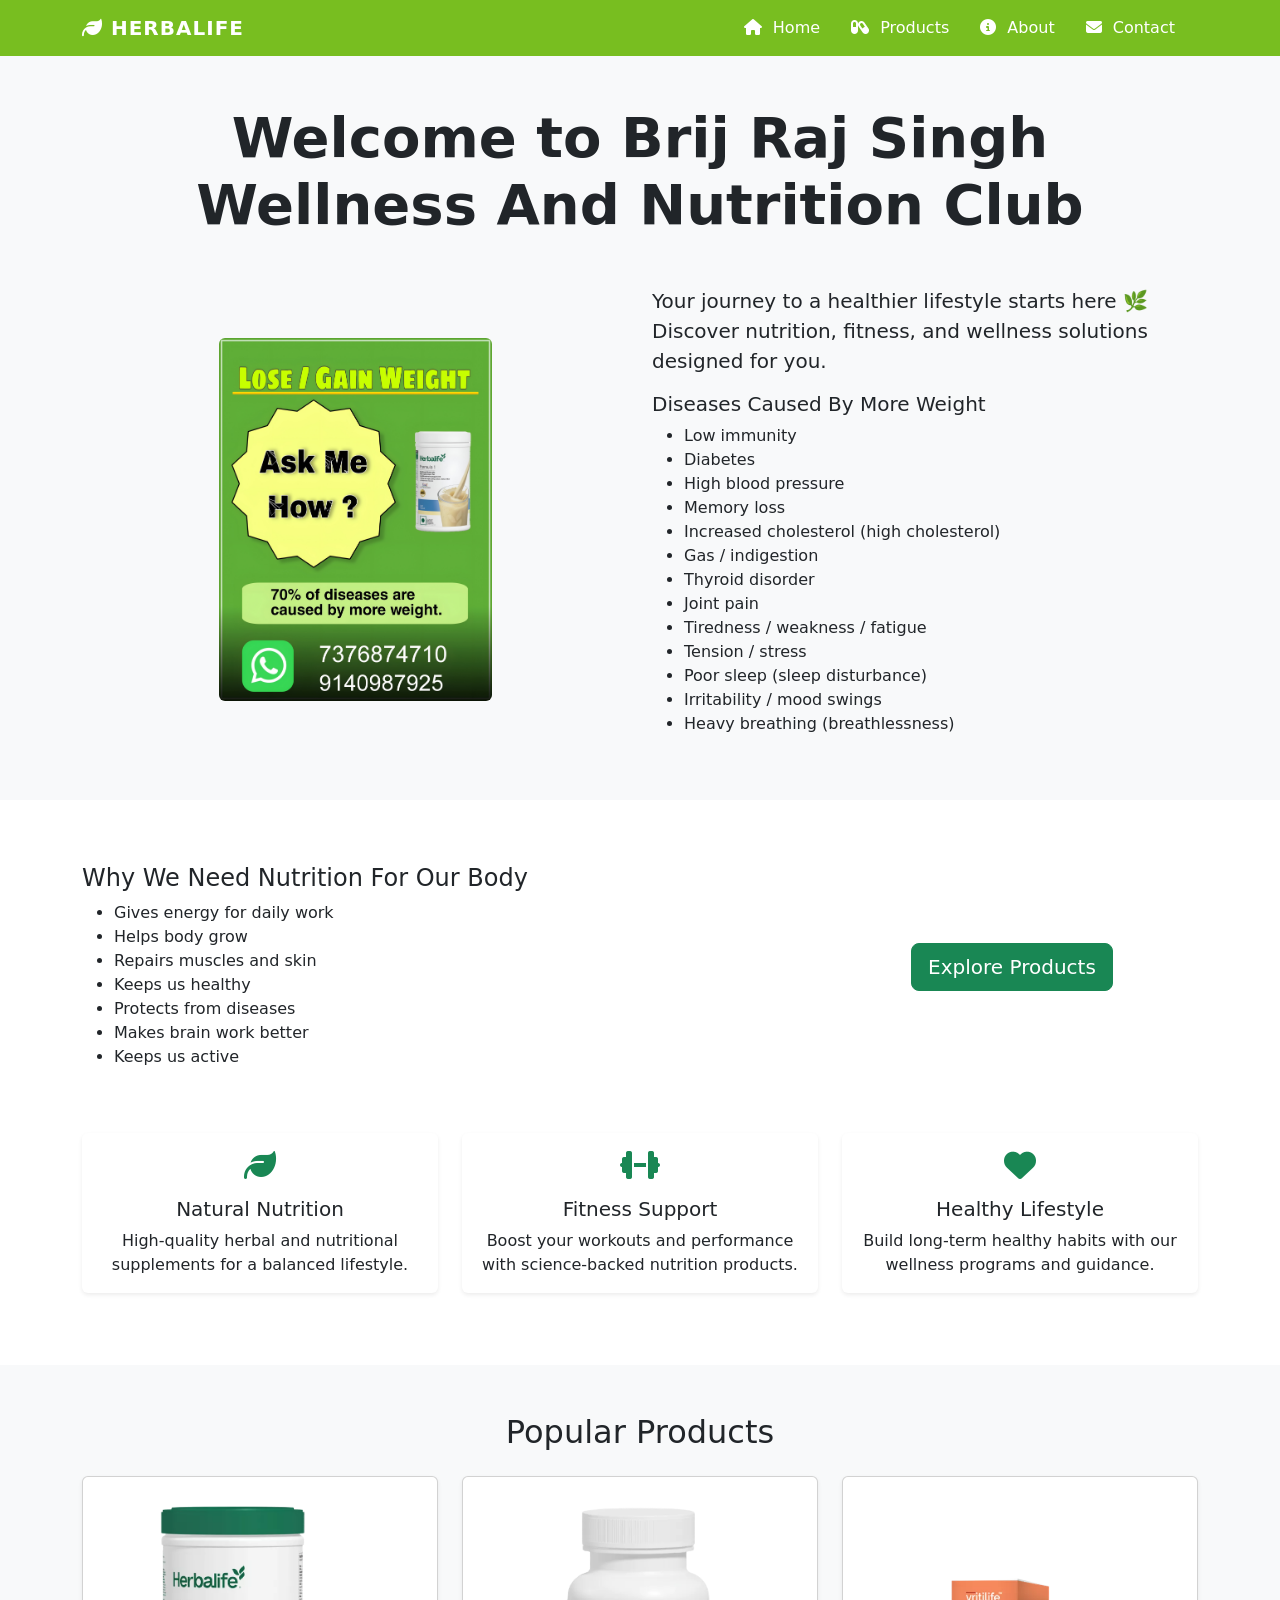
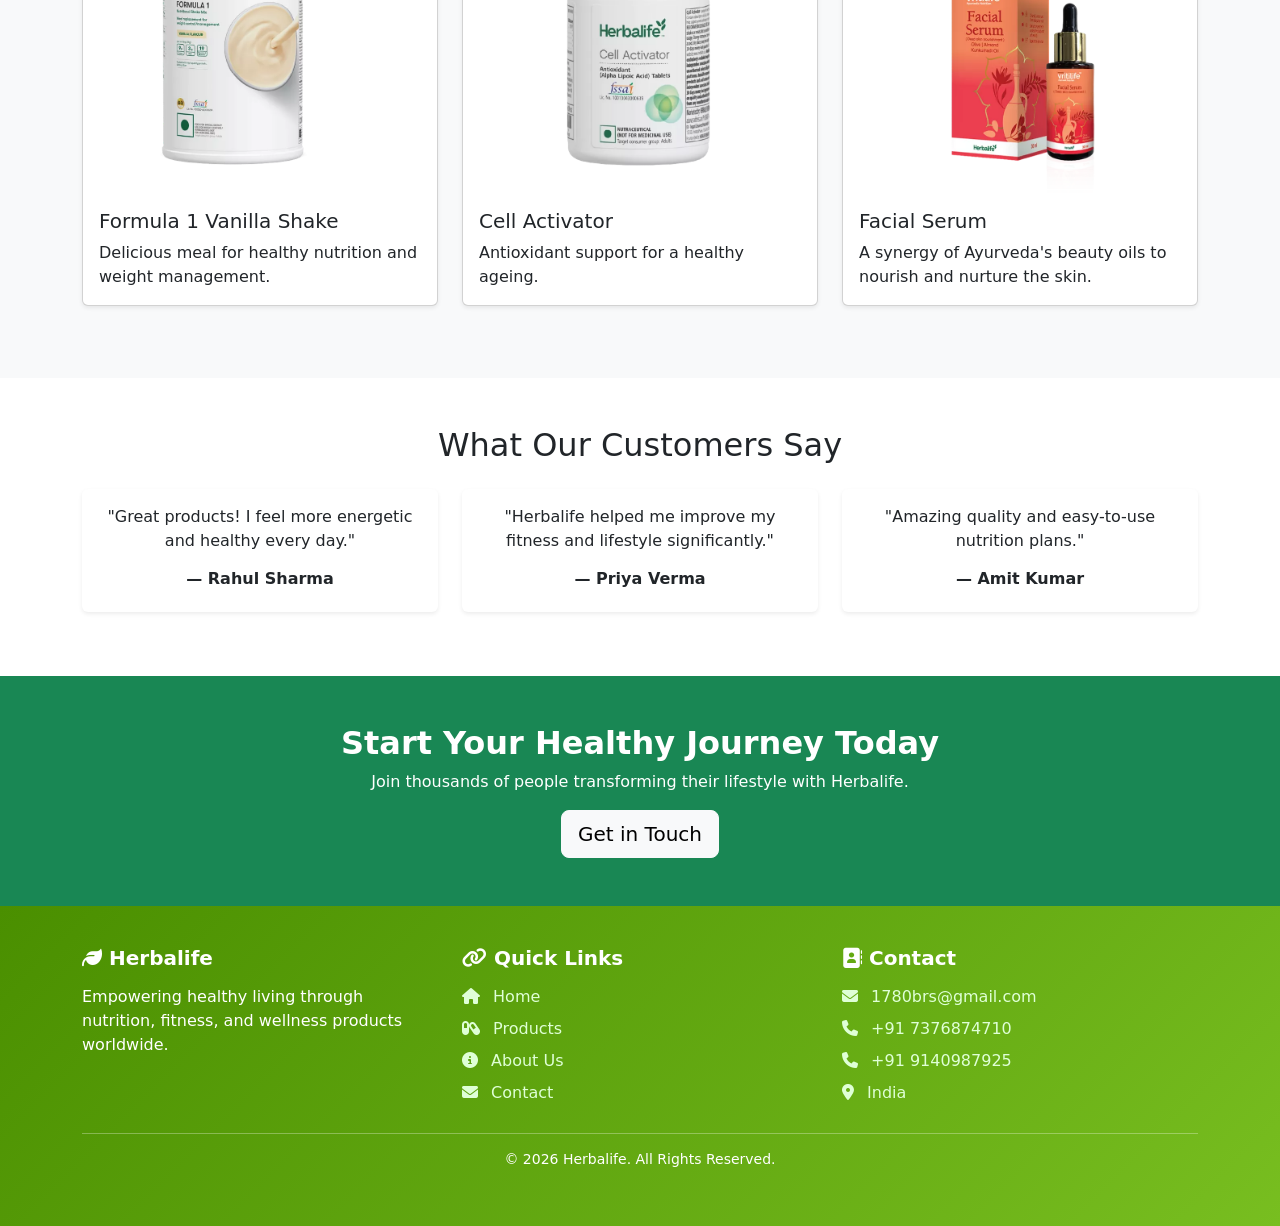
<file: index.html>
<!DOCTYPE html>
<html lang="en">
	<head>
		<meta charset="UTF-8">
		<meta name="viewport" content="width=device-width, initial-scale=1">
		<title>Herbalife</title>

		<!--============================ Bootstrap CSS =======================-->
		<link href="https://cdn.jsdelivr.net/npm/bootstrap@5.3.2/dist/css/bootstrap.min.css" rel="stylesheet">
	  
		<!--=============== My CSS =================-->
		<link rel="stylesheet" href="css/style.css">
		
		<!--=========================== Font Awesome =====================-->
		<link href="https://cdnjs.cloudflare.com/ajax/libs/font-awesome/6.5.0/css/all.min.css" rel="stylesheet">
	</head>
	
	<body>

		<!--=============================== NAVBAR ===============================-->
		<header>
			<nav class="navbar navbar-expand-lg">
			  <div class="container">
				<a class="navbar-brand" href="index.html"><i class="fa-solid fa-leaf"></i> HERBALIFE</a>

				<button class="navbar-toggler bg-light" type="button" data-bs-toggle="collapse" data-bs-target="#navbarNav">
				  <span class="navbar-toggler-icon"></span>
				</button>

				<div class="collapse navbar-collapse" id="navbarNav">
				  <ul class="navbar-nav ms-auto">
					<li class="nav-item">
					  <a class="nav-link" href="index.html#home"><i class="fa-solid fa-house"></i> Home</a>
					</li>
					<li class="nav-item">
					  <a class="nav-link" href="products.html#products"><i class="fa-solid fa-capsules"></i> Products</a>
					</li>
					<li class="nav-item">
					  <a class="nav-link" href="about.html#about"><i class="fa-solid fa-circle-info"></i> About</a>
					</li>
					<li class="nav-item">
					  <a class="nav-link" href="contact.html#contact"><i class="fa-solid fa-envelope"></i> Contact</a>
					</li>
				  </ul>
				</div>
			  </div>
			</nav>
		</header>

		<!--=================================== Home CONTENT =========================-->
		<main>
			<section id="home" class="bg-light py-5">
			  <div class="container text-center">
				
				<!-- Heading on top -->
				<h1 class="display-4 fw-bold mb-5">
				  Welcome to Brij Raj Singh <br>Wellness And Nutrition Club
				</h1>

				<!-- Row for image + content -->
				<div class="row align-items-center">
				  
				  <!-- Left side: Image -->
				  <div class="col-md-6 mb-4 mb-md-0">
					<img src="photo/poster.jpg" alt="Profile" class="img-fluid rounded w-50">
				  </div>

				  <!-- Right side: Text + Button -->
					<div class="col-md-6 text-md-start">
					  <p class="lead">
						Your journey to a healthier lifestyle starts here 🌿  
						Discover nutrition, fitness, and wellness solutions designed for you.
					  </p>

						<h5 class="mt-3 mb-2">Diseases Caused By More Weight</h5>

						  <!-- Symptoms List -->
						  <ul class="mb-3">
							<li>Low immunity</li>
							<li>Diabetes</li>
							<li>High blood pressure</li>
							<li>Memory loss</li>
							<li>Increased cholesterol (high cholesterol)</li>
							<li>Gas / indigestion</li>
							<li>Thyroid disorder</li>
							<li>Joint pain</li>
							<li>Tiredness / weakness / fatigue</li>
							<li>Tension / stress</li>
							<li>Poor sleep (sleep disturbance)</li>
							<li>Irritability / mood swings</li>
							<li>Heavy breathing (breathlessness)</li>
						  </ul>
						
					</div>

				</div>
			  </div>
			</section>
			
			<div class="container">
			  <div class="row mt-5 align-items-center g-0">

				<div class="col-md-8 text-md-start text-center">
				  <h4 class="mt-3 mb-2">Why We Need Nutrition For Our Body</h4>

				  <ul class="mb-3 text-start d-inline-block">
					<li>Gives energy for daily work</li>
					<li>Helps body grow</li>
					<li>Repairs muscles and skin</li>
					<li>Keeps us healthy</li>
					<li>Protects from diseases</li>
					<li>Makes brain work better</li>
					<li>Keeps us active</li>
				  </ul>
				</div>

				<div class="col-md-4 d-flex justify-content-md-center justify-content-center mt-3 mt-md-0">
				  <a href="products.html#products" class="btn btn-success btn-lg">
					Explore Products
				  </a>
				</div>

			  </div>
			</div>

			<!-- ================= FEATURES SECTION ================= -->
			<section class="py-5">
				<div class="container">
				  <div class="row text-center">

					<div class="col-md-4 mb-4">
					  <div class="card shadow-sm border-0 h-100">
						<div class="card-body">
						  <i class="fa-solid fa-leaf fa-2x text-success mb-3"></i>
						  <h5 class="card-title">Natural Nutrition</h5>
						  <p class="card-text">
							High-quality herbal and nutritional supplements for a balanced lifestyle.
						  </p>
						</div>
					  </div>
					</div>

					<div class="col-md-4 mb-4">
					  <div class="card shadow-sm border-0 h-100">
						<div class="card-body">
						  <i class="fa-solid fa-dumbbell fa-2x text-success mb-3"></i>
						  <h5 class="card-title">Fitness Support</h5>
						  <p class="card-text">
							Boost your workouts and performance with science-backed nutrition products.
						  </p>
						</div>
					  </div>
					</div>

					<div class="col-md-4 mb-4">
					  <div class="card shadow-sm border-0 h-100">
						<div class="card-body">
						  <i class="fa-solid fa-heart fa-2x text-success mb-3"></i>
						  <h5 class="card-title">Healthy Lifestyle</h5>
						  <p class="card-text">
							Build long-term healthy habits with our wellness programs and guidance.
						  </p>
						</div>
					  </div>
					</div>

				  </div>
				</div>
			</section>

			<!-- ================= PRODUCT HIGHLIGHT ================= -->
			<section class="py-5 bg-light">
				<div class="container">
				  <h2 class="text-center mb-4">Popular Products</h2>

				  <div class="row">

					<div class="col-md-4 mb-4">
					  <div class="card h-100 shadow-sm">
						<img src="photo/formula1.webp" class="card-img-top" alt="Product">
						<div class="card-body">
						  <h5 class="card-title">Formula 1 Vanilla Shake</h5>
						  <p class="card-text">Delicious meal for healthy nutrition and weight management.</p>
						</div>
					  </div>
					</div>

					<div class="col-md-4 mb-4">
					  <div class="card h-100 shadow-sm">
						<img src="photo/cell.webp" class="card-img-top" alt="Product">
						<div class="card-body">
						  <h5 class="card-title">Cell Activator</h5>
						  <p class="card-text">Antioxidant support for a healthy ageing.</p>
						</div>
					  </div>
					</div>

					<div class="col-md-4 mb-4">
					  <div class="card h-100 shadow-sm">
						<img src="photo/serum.webp" class="card-img-top" alt="Product">
						<div class="card-body">
						  <h5 class="card-title">Facial Serum</h5>
						  <p class="card-text">A synergy of Ayurveda's beauty oils to nourish and nurture the skin.</p>
						</div>
					  </div>
					</div>

				  </div>
				</div>
			</section>

			<!-- ================= TESTIMONIALS ================= -->
			<section class="py-5">
				<div class="container text-center">
				  <h2 class="mb-4">What Our Customers Say</h2>

				  <div class="row">

					<div class="col-md-4 mb-3">
					  <div class="card border-0 shadow-sm p-3">
						<p>"Great products! I feel more energetic and healthy every day."</p>
						<h6 class="fw-bold">— Rahul Sharma</h6>
					  </div>
					</div>

					<div class="col-md-4 mb-3">
					  <div class="card border-0 shadow-sm p-3">
						<p>"Herbalife helped me improve my fitness and lifestyle significantly."</p>
						<h6 class="fw-bold">— Priya Verma</h6>
					  </div>
					</div>

					<div class="col-md-4 mb-3">
					  <div class="card border-0 shadow-sm p-3">
						<p>"Amazing quality and easy-to-use nutrition plans."</p>
						<h6 class="fw-bold">— Amit Kumar</h6>
					  </div>
					</div>

				  </div>
				</div>
			</section>

			<!-- ================= CALL TO ACTION ================= -->
			<section class="py-5 bg-success text-white text-center">
				<div class="container">
				  <h2 class="fw-bold">Start Your Healthy Journey Today</h2>
				  <p class="mb-3">Join thousands of people transforming their lifestyle with Herbalife.</p>
				  <a href="contact.html#contact" class="btn btn-light btn-lg">
					Get in Touch
				  </a>
				</div>
			</section>
		</main>
		
		<!--============================== FOOTER ===================================-->
		<footer class="footer">
		  <div class="container">
			<div class="row">

			  <!--================================ Company =========================-->
			  <div class="col-md-4">
				<h5><i class="fa-solid fa-leaf"></i> Herbalife</h5>
				<p>Empowering healthy living through nutrition, fitness, and wellness products worldwide.</p>
			  </div>

			  <!--==================================== Links ================================-->
			  <div class="col-md-4">
				<h5><i class="fa-solid fa-link"></i> Quick Links</h5>
				<a href="index.html#home"><i class="fa-solid fa-house"></i> Home</a>
				<a href="products.html#products"><i class="fa-solid fa-capsules"></i> Products</a>
				<a href="about.html#about"><i class="fa-solid fa-circle-info"></i> About Us</a>
				<a href="contact.html#contact"><i class="fa-solid fa-envelope"></i> Contact</a>
			  </div>

			  <!--================================= Contact ===============================-->
			  <div class="col-md-4">
				  <h5><i class="fa-solid fa-address-book"></i> Contact</h5>

				  <a href="mailto:1780brs@gmail.com">
					<i class="fa-solid fa-envelope"></i> 1780brs@gmail.com
				  </a>

				  <a href="tel:+917376874710">
					<i class="fa-solid fa-phone"></i> +91 7376874710
				  </a>

				  <a href="tel:+919140987925">
					<i class="fa-solid fa-phone"></i> +91 9140987925
				  </a>

				  <a href="https://www.google.com/maps/place/India">
					<i class="fa-solid fa-location-dot"></i> India
				  </a>
				</div>

			</div>

			<!--================================= Bottom ====================================-->
			<div class="footer-bottom">
			  <p>&copy; 2026 Herbalife. All Rights Reserved.</p>
			</div>
		  </div>
		</footer>

		<!--========================== Bootstrap JS =========================-->
		<script src="https://cdn.jsdelivr.net/npm/bootstrap@5.3.2/dist/js/bootstrap.bundle.min.js"></script>

	</body>
</html>
</file>
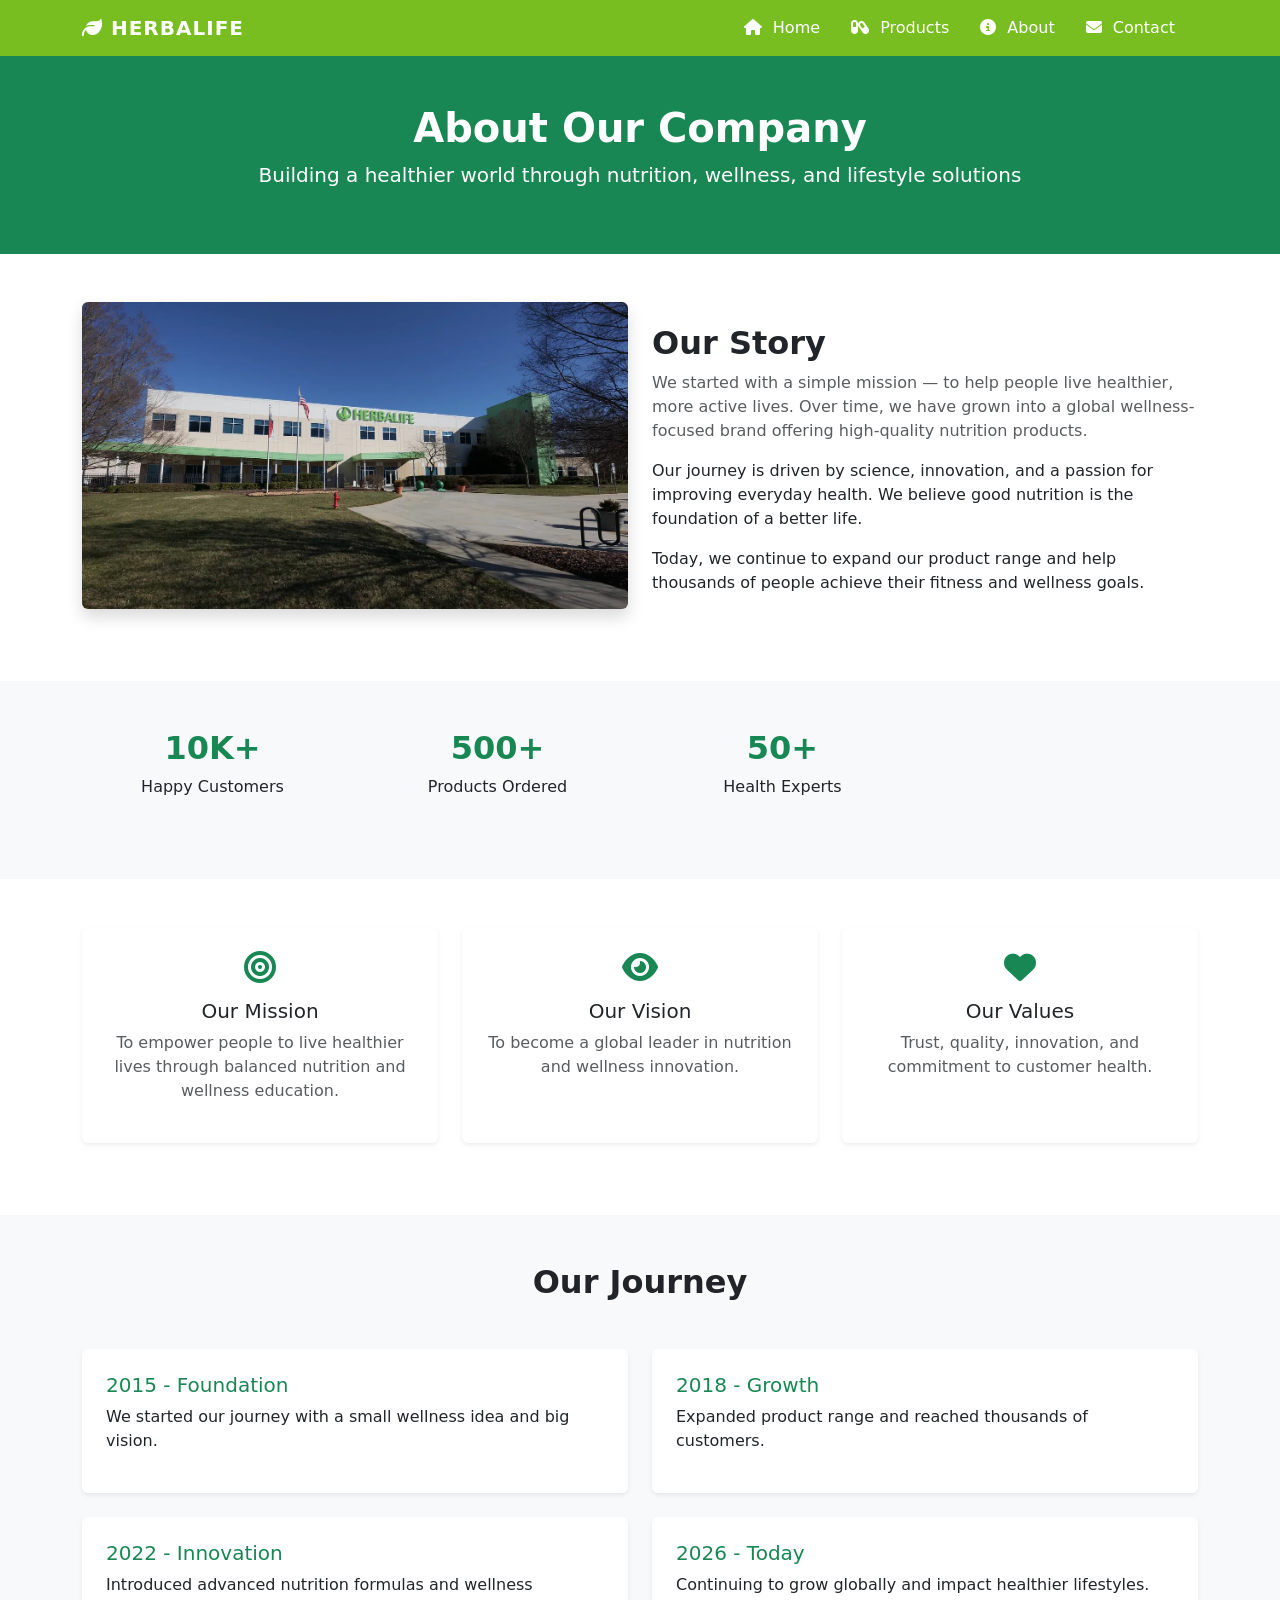
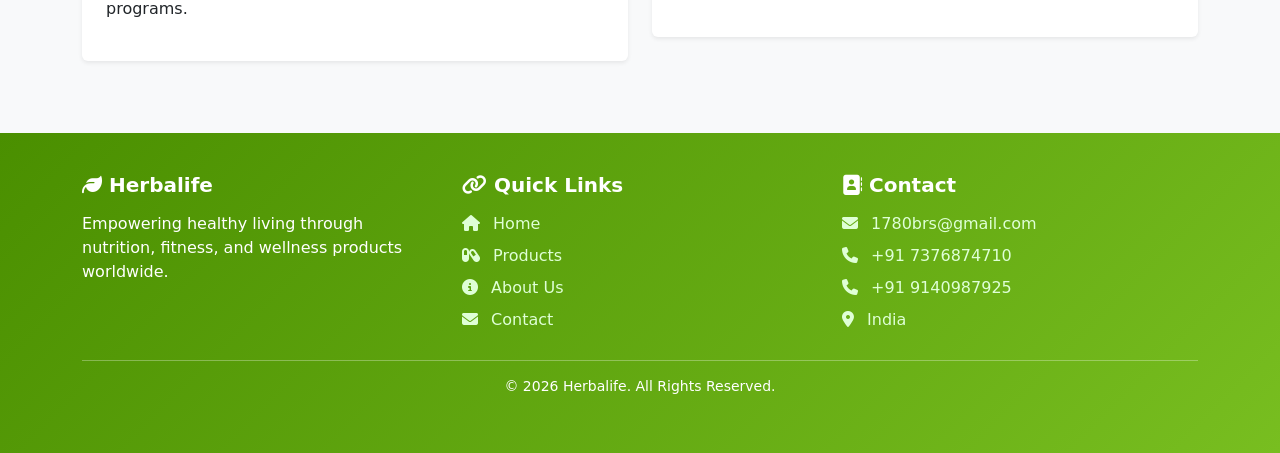
<file: about.html>
<!DOCTYPE html>
<html lang="en">
	<head>
		<meta charset="UTF-8">
		<meta name="viewport" content="width=device-width, initial-scale=1">
		<title>Herbalife</title>

		<!--============================ Bootstrap CSS =======================-->
		<link href="https://cdn.jsdelivr.net/npm/bootstrap@5.3.2/dist/css/bootstrap.min.css" rel="stylesheet">
	  
		<!--=============== My CSS =================-->
		<link rel="stylesheet" href="css/style.css">
		
		<!--=========================== Font Awesome =====================-->
		<link href="https://cdnjs.cloudflare.com/ajax/libs/font-awesome/6.5.0/css/all.min.css" rel="stylesheet">
	</head>
	
	<body>

		<!--=============================== NAVBAR ===============================-->
		<header>
			<nav class="navbar navbar-expand-lg">
			  <div class="container">
				<a class="navbar-brand" href="index.html"><i class="fa-solid fa-leaf"></i> HERBALIFE</a>

				<button class="navbar-toggler bg-light" type="button" data-bs-toggle="collapse" data-bs-target="#navbarNav">
				  <span class="navbar-toggler-icon"></span>
				</button>

				<div class="collapse navbar-collapse" id="navbarNav">
				  <ul class="navbar-nav ms-auto">
					<li class="nav-item">
					  <a class="nav-link" href="index.html#home"><i class="fa-solid fa-house"></i> Home</a>
					</li>
					<li class="nav-item">
					  <a class="nav-link" href="products.html#products"><i class="fa-solid fa-capsules"></i> Products</a>
					</li>
					<li class="nav-item">
					  <a class="nav-link" href="about.html#about"><i class="fa-solid fa-circle-info"></i> About</a>
					</li>
					<li class="nav-item">
					  <a class="nav-link" href="contact.html#contact"><i class="fa-solid fa-envelope"></i> Contact</a>
					</li>
				  </ul>
				</div>
			  </div>
			</nav>
		</header>
		
		
		<!--============================= About CONTENT =========================-->
		<main>
			<section id="about" class="bg-success text-white text-center py-5">
				<div class="container">
					<h1 class="fw-bold">About Our Company</h1>
					<p class="lead">Building a healthier world through nutrition, wellness, and lifestyle solutions</p>
				</div>
			</section>

			<!-- ================= OUR STORY ================= -->
			<section class="py-5">
				<div class="container">
					<div class="row align-items-center">

					<div class="col-md-6 mb-4">
						<img src="photo/herbal.webp" class="img-fluid rounded shadow" alt="Story">
					</div>

					<div class="col-md-6">
						<h2 class="fw-bold">Our Story</h2>
						<p class="text-muted">
							We started with a simple mission — to help people live healthier, more active lives.
							Over time, we have grown into a global wellness-focused brand offering high-quality
							nutrition products.
						</p>

						<p>
							Our journey is driven by science, innovation, and a passion for improving everyday health.
							We believe good nutrition is the foundation of a better life.
						</p>

						<p>
							Today, we continue to expand our product range and help thousands of people achieve
							their fitness and wellness goals.
						</p>
					</div>

					</div>
				</div>
			</section>

			<!-- ================= STATS ================= -->
			<section class="py-5 bg-light text-center">
				<div class="container">
					<div class="row">

						<div class="col-md-3 mb-3">
							<h2 class="fw-bold text-success">10K+</h2>
							<p>Happy Customers</p>
						</div>

						<div class="col-md-3 mb-3">
							<h2 class="fw-bold text-success">500+</h2>
							<p>Products Ordered</p>
						</div>

						<div class="col-md-3 mb-3">
							<h2 class="fw-bold text-success">50+</h2>
							<p>Health Experts</p>
						</div>

					</div>
				</div>
			</section>

			<!-- ================= MISSION / VISION ================= -->
			<section class="py-5">
				<div class="container">
					<div class="row text-center">

						<div class="col-md-4 mb-4">
							<div class="card shadow-sm border-0 p-4 h-100">
								<i class="fa-solid fa-bullseye fa-2x text-success mb-3"></i>
								<h5>Our Mission</h5>
								<p class="text-muted">
									To empower people to live healthier lives through balanced nutrition and wellness education.
								</p>
							</div>
						</div>

						<div class="col-md-4 mb-4">
							<div class="card shadow-sm border-0 p-4 h-100">
								<i class="fa-solid fa-eye fa-2x text-success mb-3"></i>
								<h5>Our Vision</h5>
								<p class="text-muted">
									To become a global leader in nutrition and wellness innovation.
								</p>
							</div>
						</div>

						<div class="col-md-4 mb-4">
							<div class="card shadow-sm border-0 p-4 h-100">
								<i class="fa-solid fa-heart fa-2x text-success mb-3"></i>
								<h5>Our Values</h5>
								<p class="text-muted">
									Trust, quality, innovation, and commitment to customer health.
								</p>
							</div>
						</div>

					</div>
				</div>
			</section>

			<!-- ================= TIMELINE ================= -->
			<section class="py-5 bg-light">
				<div class="container">
					<h2 class="text-center fw-bold mb-5">Our Journey</h2>

					<div class="row">

						<div class="col-md-6 mb-4">
							<div class="p-4 bg-white shadow-sm rounded">
								<h5 class="text-success">2015 - Foundation</h5>
								<p>We started our journey with a small wellness idea and big vision.</p>
							</div>
						</div>

						<div class="col-md-6 mb-4">
							<div class="p-4 bg-white shadow-sm rounded">
								<h5 class="text-success">2018 - Growth</h5>
								<p>Expanded product range and reached thousands of customers.</p>
							</div>
						</div>

						<div class="col-md-6 mb-4">
							<div class="p-4 bg-white shadow-sm rounded">
								<h5 class="text-success">2022 - Innovation</h5>
								<p>Introduced advanced nutrition formulas and wellness programs.</p>
							</div>
						</div>

						<div class="col-md-6 mb-4">
							<div class="p-4 bg-white shadow-sm rounded">
								<h5 class="text-success">2026 - Today</h5>
								<p>Continuing to grow globally and impact healthier lifestyles.</p>
							</div>
						</div>

					</div>
				</div>
			</section>
		</main>

		<!--============================== FOOTER ===================================-->
		<footer class="footer">
		  <div class="container">
			<div class="row">

			  <!--================================ Company =========================-->
			  <div class="col-md-4">
				<h5><i class="fa-solid fa-leaf"></i> Herbalife</h5>
				<p>Empowering healthy living through nutrition, fitness, and wellness products worldwide.</p>
			  </div>

			  <!--==================================== Links ================================-->
			  <div class="col-md-4">
				<h5><i class="fa-solid fa-link"></i> Quick Links</h5>
				<a href="index.html#home"><i class="fa-solid fa-house"></i> Home</a>
				<a href="products.html#products"><i class="fa-solid fa-capsules"></i> Products</a>
				<a href="about.html#about"><i class="fa-solid fa-circle-info"></i> About Us</a>
				<a href="contact.html#contact"><i class="fa-solid fa-envelope"></i> Contact</a>
			  </div>

			  <!--================================= Contact ===============================-->
			  <div class="col-md-4">
				  <h5><i class="fa-solid fa-address-book"></i> Contact</h5>

				  <a href="mailto:1780brs@gmail.com">
					<i class="fa-solid fa-envelope"></i> 1780brs@gmail.com
				  </a>

				  <a href="tel:+917376874710">
					<i class="fa-solid fa-phone"></i> +91 7376874710
				  </a>

				  <a href="tel:+919140987925">
					<i class="fa-solid fa-phone"></i> +91 9140987925
				  </a>

				  <a href="https://www.google.com/maps/place/India">
					<i class="fa-solid fa-location-dot"></i> India
				  </a>
				</div>

			</div>

			<!--================================= Bottom ====================================-->
			<div class="footer-bottom">
			  <p>&copy; 2026 Herbalife. All Rights Reserved.</p>
			</div>
		  </div>
		</footer>

		<!--========================== Bootstrap JS =========================-->
		<script src="https://cdn.jsdelivr.net/npm/bootstrap@5.3.2/dist/js/bootstrap.bundle.min.js"></script>

	</body>
</html>
</file>
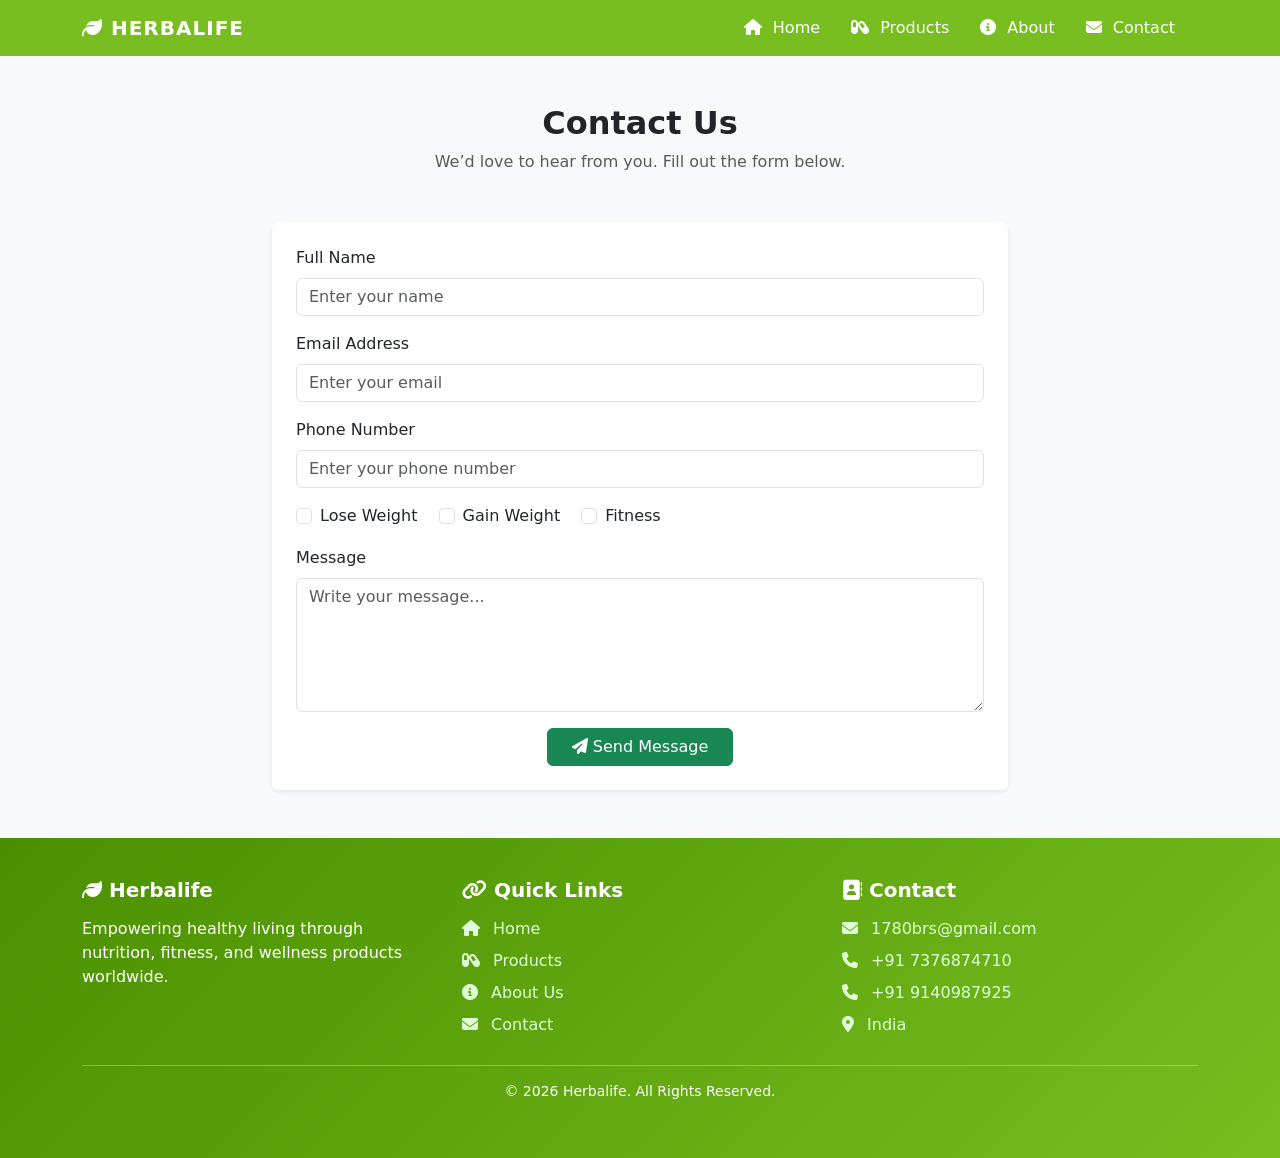
<file: contact.html>
<!DOCTYPE html>
<html lang="en">
	<head>
		<meta charset="UTF-8">
		<meta name="viewport" content="width=device-width, initial-scale=1">
		<title>Herbalife</title>

		<!--============================ Bootstrap CSS =======================-->
		<link href="https://cdn.jsdelivr.net/npm/bootstrap@5.3.2/dist/css/bootstrap.min.css" rel="stylesheet">
	  
		<!--=============== My CSS =================-->
		<link rel="stylesheet" href="css/style.css">
		
		<!--=========================== Font Awesome =====================-->
		<link href="https://cdnjs.cloudflare.com/ajax/libs/font-awesome/6.5.0/css/all.min.css" rel="stylesheet">
	</head>
	
	<body>

		<!--=============================== NAVBAR ===============================-->
		<header>
			<nav class="navbar navbar-expand-lg">
			  <div class="container">
				<a class="navbar-brand" href="index.html"><i class="fa-solid fa-leaf"></i> HERBALIFE</a>

				<button class="navbar-toggler bg-light" type="button" data-bs-toggle="collapse" data-bs-target="#navbarNav">
				  <span class="navbar-toggler-icon"></span>
				</button>

				<div class="collapse navbar-collapse" id="navbarNav">
				  <ul class="navbar-nav ms-auto">
					<li class="nav-item">
					  <a class="nav-link" href="index.html#home"><i class="fa-solid fa-house"></i> Home</a>
					</li>
					<li class="nav-item">
					  <a class="nav-link" href="products.html#products"><i class="fa-solid fa-capsules"></i> Products</a>
					</li>
					<li class="nav-item">
					  <a class="nav-link" href="about.html#about"><i class="fa-solid fa-circle-info"></i> About</a>
					</li>
					<li class="nav-item">
					  <a class="nav-link" href="contact.html#contact"><i class="fa-solid fa-envelope"></i> Contact</a>
					</li>
				  </ul>
				</div>
			  </div>
			</nav>
		</header>
		
		<!-- ================= CONTACT SECTION ================= -->
		<main>
			<section id="contact" class="py-5 bg-light">
				<div class="container">

					<div class="text-center mb-5">
						<h2 class="fw-bold">Contact Us</h2>
						<p class="text-muted">We’d love to hear from you. Fill out the form below.</p>
					</div>

					<div class="row justify-content-center">

						<div class="col-md-8">

							<div class="card shadow-sm border-0">
								<div class="card-body p-4">

									<form id="contactForm" onsubmit="sendToWhatsApp(event)">

										<div class="mb-3">
											<label for="name" class="form-label">Full Name</label>
											<input type="text" id="name" class="form-control" placeholder="Enter your name" required>
										</div>

										<div class="mb-3">
											<label for="email" class="form-label">Email Address</label>
											<input type="email" id="email" class="form-control" placeholder="Enter your email" required>
										</div>

										<div class="mb-3">
											<label for="phone" class="form-label">Phone Number</label>
											<input type="tel" id="phone" class="form-control" placeholder="Enter your phone number" maxlength="10"  pattern="[0-9]{10}" title="Enter 10 digit number" required>
										</div>

										<div class="mb-3">
										  <div>
											<div class="form-check form-check-inline">
											  <input class="form-check-input" type="checkbox" id="loseWeight" name="problem" value="Lose Weight">
											  <label class="form-check-label" for="loseWeight">Lose Weight</label>
											</div>

											<div class="form-check form-check-inline">
											  <input class="form-check-input" type="checkbox" id="gainWeight" name="problem" value="Gain Weight">
											  <label class="form-check-label" for="gainWeight">Gain Weight</label>
											</div>

											<div class="form-check form-check-inline">
											  <input class="form-check-input" type="checkbox" id="fitness" name="problem" value="Fitness">
											  <label class="form-check-label" for="fitness">Fitness</label>
											</div>
										  </div>
										</div>

										<div class="mb-3">
											<label for="message" class="form-label">Message</label>
											<textarea id="message" class="form-control" rows="5" placeholder="Write your message..." required></textarea>
										</div>

										<div class="text-center">
											<button type="submit" class="btn btn-success px-4">
												<i class="fa-solid fa-paper-plane"></i> Send Message
											</button>
										</div>

									</form>

								</div>
							</div>

						</div>
					</div>

				</div>
			</section>
		</main>
		
		<!--============================== FOOTER ===================================-->
		<footer class="footer">
		  <div class="container">
			<div class="row">

			  <!--================================ Company =========================-->
			  <div class="col-md-4">
				<h5><i class="fa-solid fa-leaf"></i> Herbalife</h5>
				<p>Empowering healthy living through nutrition, fitness, and wellness products worldwide.</p>
			  </div>

			  <!--==================================== Links ================================-->
			  <div class="col-md-4">
				<h5><i class="fa-solid fa-link"></i> Quick Links</h5>
				<a href="index.html#home"><i class="fa-solid fa-house"></i> Home</a>
				<a href="products.html#products"><i class="fa-solid fa-capsules"></i> Products</a>
				<a href="about.html#about"><i class="fa-solid fa-circle-info"></i> About Us</a>
				<a href="contact.html#contact"><i class="fa-solid fa-envelope"></i> Contact</a>
			  </div>

			  <!--================================= Contact ===============================-->
			  <div class="col-md-4">
				  <h5><i class="fa-solid fa-address-book"></i> Contact</h5>

				  <a href="mailto:1780brs@gmail.com">
					<i class="fa-solid fa-envelope"></i> 1780brs@gmail.com
				  </a>

				  <a href="tel:+917376874710">
					<i class="fa-solid fa-phone"></i> +91 7376874710
				  </a>

				  <a href="tel:+919140987925">
					<i class="fa-solid fa-phone"></i> +91 9140987925
				  </a>

				  <a href="https://www.google.com/maps/place/India">
					<i class="fa-solid fa-location-dot"></i> India
				  </a>
				</div>

			</div>

			<!--================================= Bottom ====================================-->
			<div class="footer-bottom">
			  <p>&copy; 2026 Herbalife. All Rights Reserved.</p>
			</div>
		  </div>
		</footer>

		<!--========================== Bootstrap JS =========================-->
		<script src="https://cdn.jsdelivr.net/npm/bootstrap@5.3.2/dist/js/bootstrap.bundle.min.js"></script>
		
		<!--===================== Send Message to Whatsapp ========================-->
		<script>
			function sendToWhatsApp(e) 
			{
				e.preventDefault();

				let name = document.getElementById("name").value.trim();
				let email = document.getElementById("email").value.trim();
				let phone = document.getElementById("phone").value.trim();
				let message = document.getElementById("message").value.trim();

				let selectedProblems = [];
				document.querySelectorAll('input[name="problem"]:checked').forEach((item) => {
					selectedProblems.push(item.value);
				});

				const whatsappNumber = "917376874710";

				let text = 
				`New Contact Message:
				----------------------
				Name: ${name}
				Email: ${email}
				Phone: ${phone}
				Interest: ${selectedProblems.length > 0 ? selectedProblems.join(", ") : "None"}
				Message: ${message}`;

				let url = `https://wa.me/${whatsappNumber}?text=${encodeURIComponent(text)}`;

				window.open(url, "_blank");

				document.getElementById("contactForm").reset();
			}
		</script>
	</body>
</html>
</file>
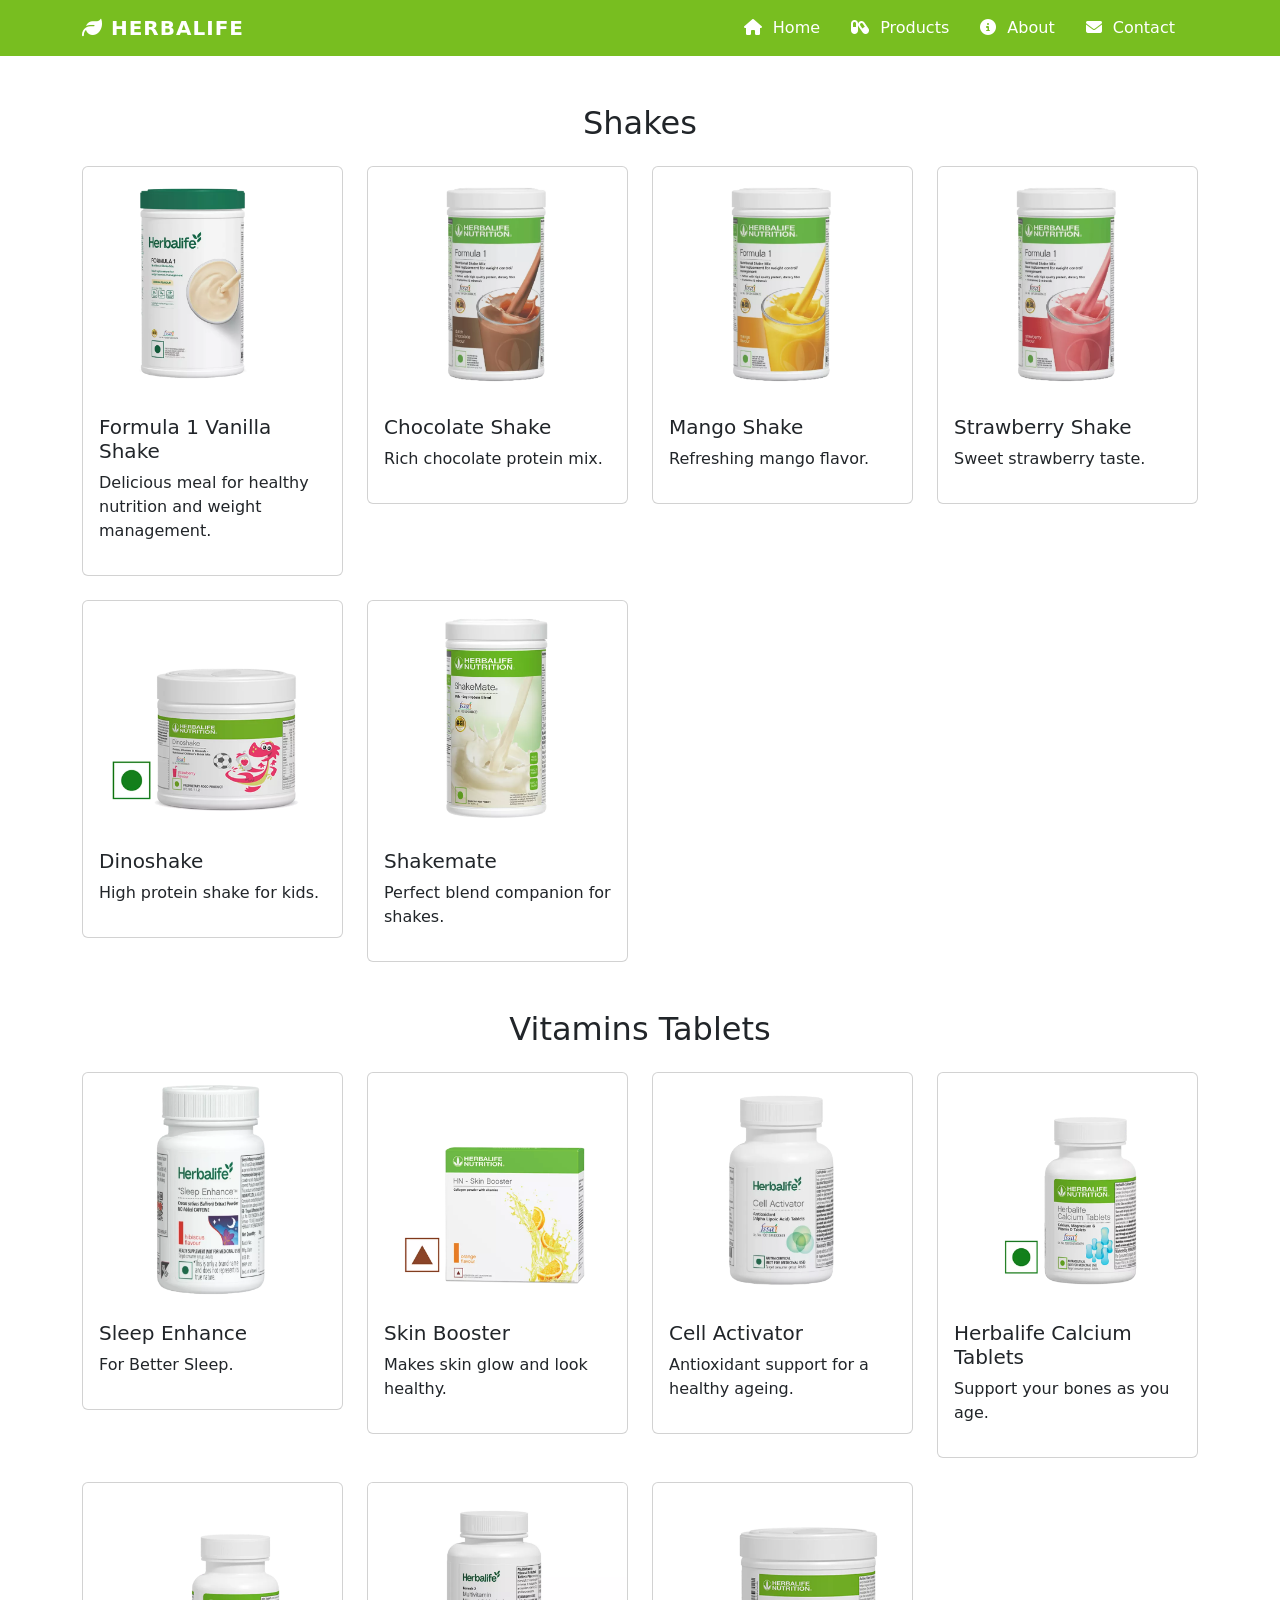
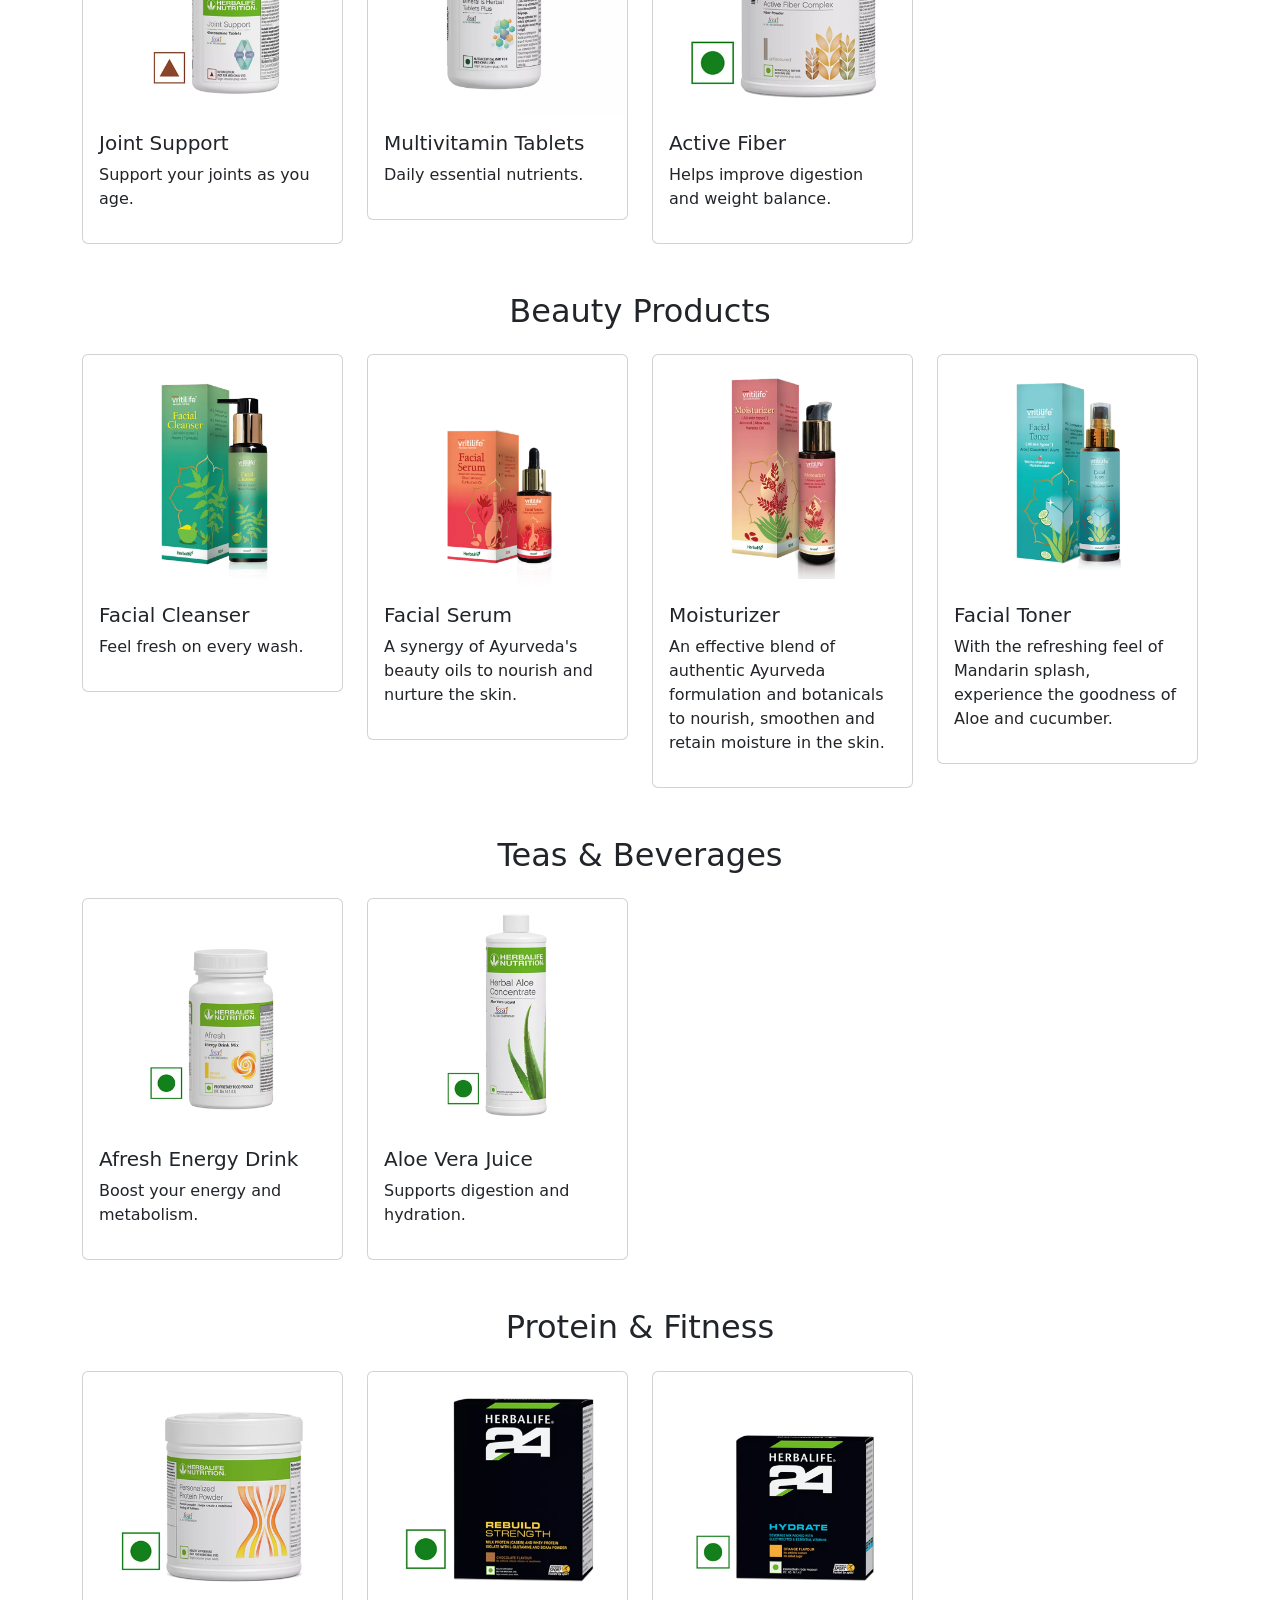
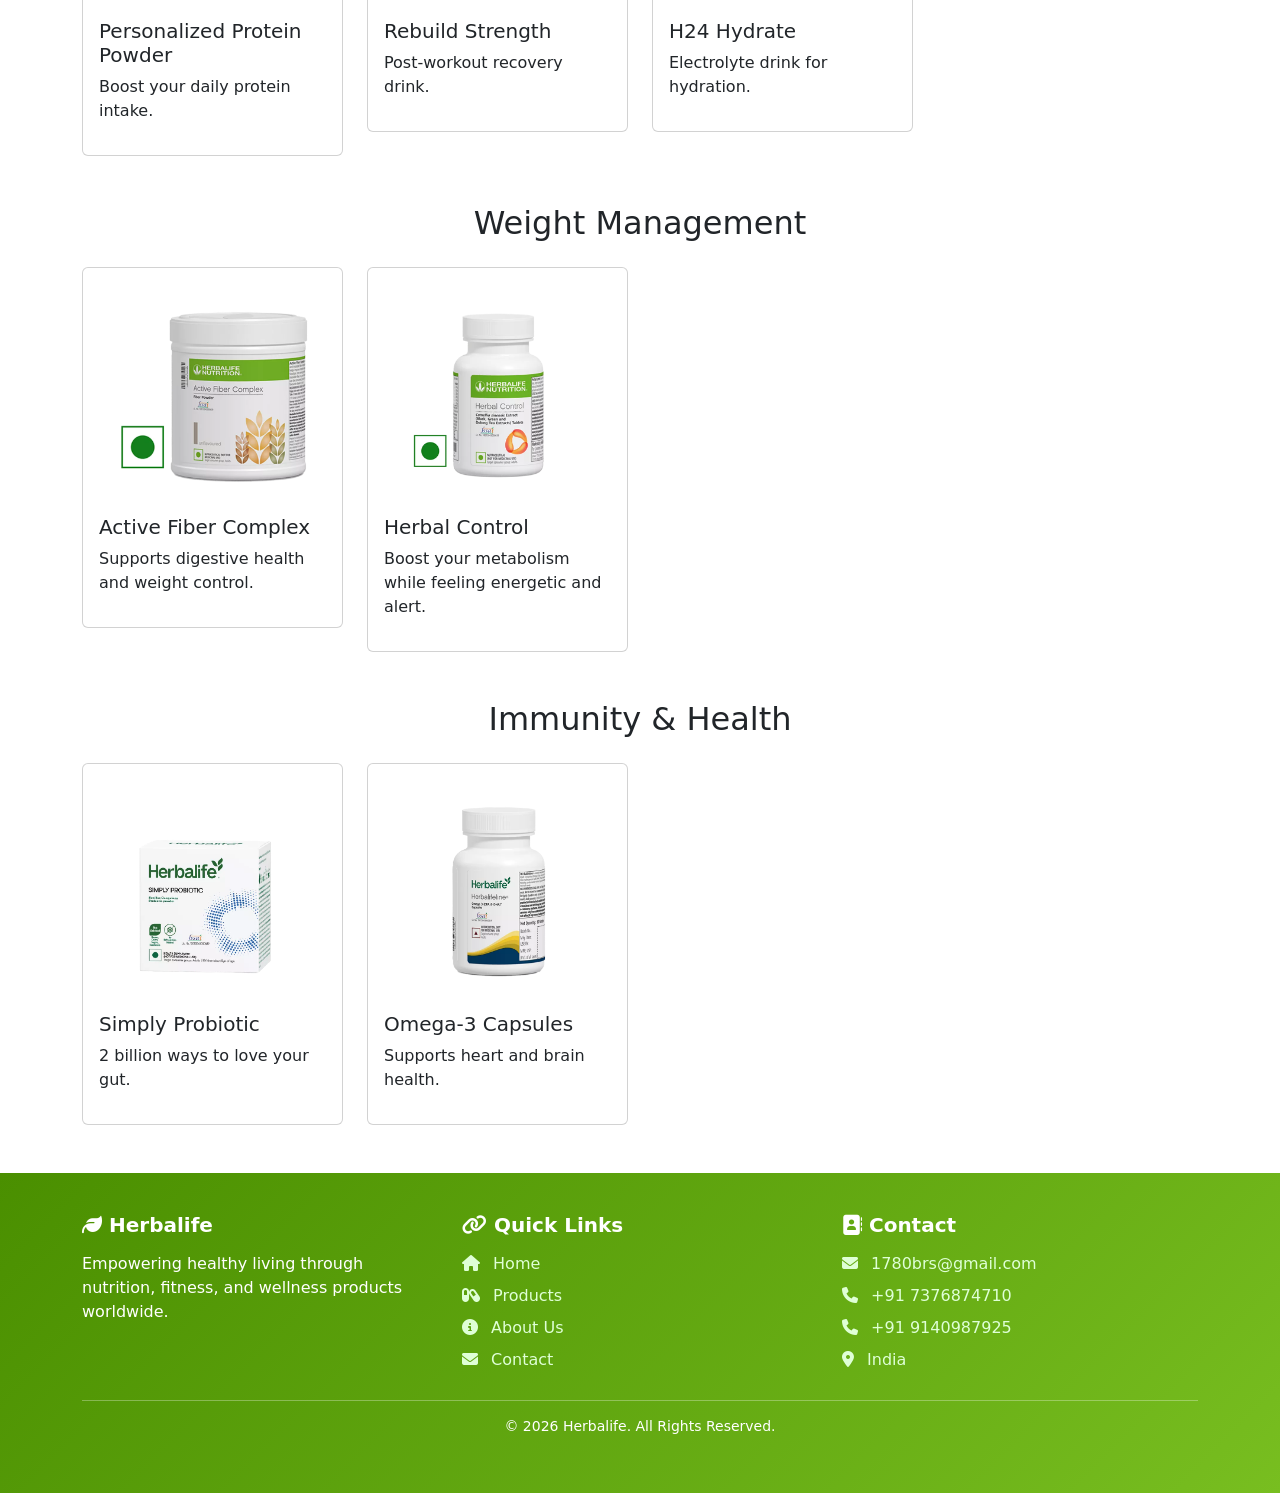
<file: products.html>
<!DOCTYPE html>
<html lang="en">
	<head>
		<meta charset="UTF-8">
		<meta name="viewport" content="width=device-width, initial-scale=1">
		<meta name="description" content="Herbalife products including shakes, vitamins, beauty and fitness nutrition products.">
		<title>Herbalife</title>

		<!--============================ Bootstrap CSS =======================-->
		<link href="https://cdn.jsdelivr.net/npm/bootstrap@5.3.2/dist/css/bootstrap.min.css" rel="stylesheet">
	  
		<!--=============== My CSS =================-->
		<link rel="stylesheet" href="css/style.css">
		
		<!--=========================== Font Awesome =====================-->
		<link href="https://cdnjs.cloudflare.com/ajax/libs/font-awesome/6.5.0/css/all.min.css" rel="stylesheet">
	</head>
	
	<body>

		<!--=============================== NAVBAR ===============================-->
		<header>
			<nav class="navbar navbar-expand-lg">
			  <div class="container">
				<a class="navbar-brand" href="index.html"><i class="fa-solid fa-leaf"></i> HERBALIFE</a>

				<button class="navbar-toggler bg-light" type="button" data-bs-toggle="collapse" data-bs-target="#navbarNav">
				  <span class="navbar-toggler-icon"></span>
				</button>

				<div class="collapse navbar-collapse" id="navbarNav">
				  <ul class="navbar-nav ms-auto">
					<li class="nav-item">
					  <a class="nav-link" href="index.html#home"><i class="fa-solid fa-house"></i> Home</a>
					</li>
					<li class="nav-item">
					  <a class="nav-link" href="products.html#products"><i class="fa-solid fa-capsules"></i> Products</a>
					</li>
					<li class="nav-item">
					  <a class="nav-link" href="about.html#about"><i class="fa-solid fa-circle-info"></i> About</a>
					</li>
					<li class="nav-item">
					  <a class="nav-link" href="contact.html#contact"><i class="fa-solid fa-envelope"></i> Contact</a>
					</li>
				  </ul>
				</div>
			  </div>
			</nav>
		</header>
		
		<!--============================= Products CONTENT =========================-->
		<main>
			<section id="products">
				<div class="container">

				  <!-- SHAKES -->
				  <h2 class="section-title mt-5 mb-4 text-center">Shakes</h2>
				  <div class="row g-4 mb-5">

					<!-- Product 1 -->
					<div class="col-md-4 col-lg-3">
					  <div class="card">
						<img src="photo/formula1.webp" class="card-img-top">
						<div class="card-body">
						  <h5 class="card-title">Formula 1 Vanilla Shake</h5>
						  <p>Delicious meal for healthy nutrition and weight management.</p>
						</div>
					  </div>
					</div>

					<!-- Product 2 -->
					<div class="col-md-4 col-lg-3">
					  <div class="card">
						<img src="photo/chocolate.webp" class="card-img-top">
						<div class="card-body">
						  <h5 class="card-title">Chocolate Shake</h5>
						  <p>Rich chocolate protein mix.</p>
						</div>
					  </div>
					</div>

					<!-- Product 3 -->
					<div class="col-md-4 col-lg-3">
					  <div class="card">
						<img src="photo/mango.webp" class="card-img-top">
						<div class="card-body">
						  <h5 class="card-title">Mango Shake</h5>
						  <p>Refreshing mango flavor.</p>
						</div>
					  </div>
					</div>

					<!-- Product 4 -->
					<div class="col-md-4 col-lg-3">
					  <div class="card">
						<img src="photo/strawberry.webp" class="card-img-top">
						<div class="card-body">
						  <h5 class="card-title">Strawberry Shake</h5>
						  <p>Sweet strawberry taste.</p>
						</div>
					  </div>
					</div>

					<!-- Product 5 -->
					<div class="col-md-4 col-lg-3">
					  <div class="card">
						<img src="photo/dino.webp" class="card-img-top">
						<div class="card-body">
						  <h5 class="card-title">Dinoshake</h5>
						  <p>High protein shake for kids.</p>
						</div>
					  </div>
					</div>
					
					<div class="col-md-4 col-lg-3">
						<div class="card">
						  <img src="photo/shakemate.webp" class="card-img-top">
						  <div class="card-body">
							<h5 class="card-title">Shakemate</h5>
							<p>Perfect blend companion for shakes.</p>
						  </div>
						</div>
					  </div>	

				  </div>

				  <!-- VITAMINS -->
				  <h2 class="section-title mt-5 mb-4 text-center">Vitamins Tablets</h2>
				  <div class="row g-4 mb-5">

					<div class="col-md-4 col-lg-3">
					  <div class="card">
						<img src="photo/sleep.webp" class="card-img-top">
						<div class="card-body">
						  <h5 class="card-title">Sleep Enhance</h5>
						  <p>For Better Sleep.</p>
						</div>
					  </div>
					</div>

					<div class="col-md-4 col-lg-3">
					  <div class="card">
						<img src="photo/skin.webp" class="card-img-top">
						<div class="card-body">
						  <h5 class="card-title">Skin Booster</h5>
						  <p>Makes skin glow and look healthy.</p>
						</div>
					  </div>
					</div>

					<div class="col-md-4 col-lg-3">
					  <div class="card">
						<img src="photo/cell.webp" class="card-img-top">
						<div class="card-body">
						  <h5 class="card-title">Cell Activator</h5>
						  <p>Antioxidant support for a healthy ageing.</p>
						</div>
					  </div>
					</div>

					<div class="col-md-4 col-lg-3">
					  <div class="card">
						<img src="photo/calcium.webp" class="card-img-top">
						<div class="card-body">
						  <h5 class="card-title">Herbalife Calcium Tablets</h5>
						  <p>Support your bones as you age.</p>
						</div>
					  </div>
					</div>

					<div class="col-md-4 col-lg-3">
					  <div class="card">
						<img src="photo/joint.webp" class="card-img-top">
						<div class="card-body">
						  <h5 class="card-title">Joint Support</h5>
						  <p>Support your joints as you age.</p>
						</div>
					  </div>
					</div>
					
					<div class="col-md-4 col-lg-3">
						<div class="card">
						  <img src="photo/multivitamin.webp" class="card-img-top">
						  <div class="card-body">
							<h5 class="card-title">Multivitamin Tablets</h5>
							<p>Daily essential nutrients.</p>
						  </div>
						</div>
					  </div>
					  
					  <div class="col-md-4 col-lg-3">
						<div class="card">
						  <img src="photo/fiber.webp" class="card-img-top">
						  <div class="card-body">
							<h5 class="card-title">Active Fiber</h5>
							<p>Helps improve digestion and weight balance.</p>
						  </div>
						</div>
					  </div>

				  </div>

				  <!-- BEAUTY -->
				  <h2 class="section-title mt-5 mb-4 text-center">Beauty Products</h2>
				  <div class="row g-4 mb-5">

					<div class="col-md-4 col-lg-3">
					  <div class="card">
						<img src="photo/cleanser.webp" class="card-img-top">
						<div class="card-body">
						  <h5 class="card-title">Facial Cleanser</h5>
						  <p>Feel fresh on every wash.</p>
						</div>
					  </div>
					</div>

					<div class="col-md-4 col-lg-3">
					  <div class="card">
						<img src="photo/serum.webp" class="card-img-top">
						<div class="card-body">
						  <h5 class="card-title">Facial Serum</h5>
						  <p>A synergy of Ayurveda's beauty oils to nourish and nurture the skin.</p>
						</div>
					  </div>
					</div>

					<div class="col-md-4 col-lg-3">
					  <div class="card">
						<img src="photo/moisturizer.webp" class="card-img-top">
						<div class="card-body">
						  <h5 class="card-title">Moisturizer</h5>
						  <p>An effective blend of authentic Ayurveda formulation and botanicals to nourish, smoothen and retain moisture in the skin.</p>
						</div>
					  </div>
					</div>

					<div class="col-md-4 col-lg-3">
					  <div class="card">
						<img src="photo/toner.webp" class="card-img-top">
						<div class="card-body">
						  <h5 class="card-title">Facial Toner</h5>
						  <p>With the refreshing feel of Mandarin splash, experience the goodness of Aloe and cucumber.</p>
						</div>
					  </div>
					</div>

				  </div>
				  
				  <!-- TEAS & BEVERAGES -->
					<h2 class="section-title mt-5 mb-4 text-center">Teas & Beverages</h2>
					<div class="row g-4 mb-5">

					  <div class="col-md-4 col-lg-3">
						<div class="card">
						  <img src="photo/afresh.webp" class="card-img-top">
						  <div class="card-body">
							<h5 class="card-title">Afresh Energy Drink</h5>
							<p>Boost your energy and metabolism.</p>
						  </div>
						</div>
					  </div>

					  <div class="col-md-4 col-lg-3">
						<div class="card">
						  <img src="photo/aloe.webp" class="card-img-top">
						  <div class="card-body">
							<h5 class="card-title">Aloe Vera Juice</h5>
							<p>Supports digestion and hydration.</p>
						  </div>
						</div>
					  </div>

					</div>


					<!-- PROTEIN & FITNESS -->
					<h2 class="section-title mt-5 mb-4 text-center">Protein & Fitness</h2>
					<div class="row g-4 mb-5">

					  <div class="col-md-4 col-lg-3">
						<div class="card">
						  <img src="photo/protein-powder.webp" class="card-img-top">
						  <div class="card-body">
							<h5 class="card-title">Personalized Protein Powder</h5>
							<p>Boost your daily protein intake.</p>
						  </div>
						</div>
					  </div>

					  <div class="col-md-4 col-lg-3">
						<div class="card">
						  <img src="photo/rebuild.webp" class="card-img-top">
						  <div class="card-body">
							<h5 class="card-title">Rebuild Strength</h5>
							<p>Post-workout recovery drink.</p>
						  </div>
						</div>
					  </div>
					  
					  <div class="col-md-4 col-lg-3">
						<div class="card">
						  <img src="photo/hydrate.webp" class="card-img-top">
						  <div class="card-body">
							<h5 class="card-title">H24 Hydrate</h5>
							<p>Electrolyte drink for hydration.</p>
						  </div>
						</div>
					  </div>

					</div>


					<!-- WEIGHT MANAGEMENT -->
					<h2 class="section-title mt-5 mb-4 text-center">Weight Management</h2>
					<div class="row g-4 mb-5">

					  <div class="col-md-4 col-lg-3">
						<div class="card">
						  <img src="photo/fiber.webp" class="card-img-top">
						  <div class="card-body">
							<h5 class="card-title">Active Fiber Complex</h5>
							<p>Supports digestive health and weight control.</p>
						  </div>
						</div>
					  </div>

					  <div class="col-md-4 col-lg-3">
						<div class="card">
						  <img src="photo/control.webp" class="card-img-top">
						  <div class="card-body">
							<h5 class="card-title">Herbal Control</h5>
							<p>Boost your metabolism while feeling energetic and alert.</p>
						  </div>
						</div>
					  </div>

					</div>


					<!-- IMMUNITY & HEALTH -->
					<h2 class="section-title mt-5 mb-4 text-center">Immunity & Health</h2>
					<div class="row g-4 mb-5">

					  <div class="col-md-4 col-lg-3">
						<div class="card">
						  <img src="photo/simply.webp" class="card-img-top">
						  <div class="card-body">
							<h5 class="card-title">Simply Probiotic</h5>
							<p>2 billion ways to love your gut.</p>
						  </div>
						</div>
					  </div>

					  <div class="col-md-4 col-lg-3">
						<div class="card">
						  <img src="photo/omega.webp" class="card-img-top">
						  <div class="card-body">
							<h5 class="card-title">Omega-3 Capsules</h5>
							<p>Supports heart and brain health.</p>
						  </div>
						</div>
					  </div>

					</div>

				</div>
			</section>
		</main>
		
		
		<!--============================== FOOTER ===================================-->
		<footer class="footer">
		  <div class="container">
			<div class="row">

			  <!--================================ Company =========================-->
			  <div class="col-md-4">
				<h5><i class="fa-solid fa-leaf"></i> Herbalife</h5>
				<p>Empowering healthy living through nutrition, fitness, and wellness products worldwide.</p>
			  </div>

			  <!--==================================== Links ================================-->
			  <div class="col-md-4">
				<h5><i class="fa-solid fa-link"></i> Quick Links</h5>
				<a href="index.html#home"><i class="fa-solid fa-house"></i> Home</a>
				<a href="products.html#products"><i class="fa-solid fa-capsules"></i> Products</a>
				<a href="about.html#about"><i class="fa-solid fa-circle-info"></i> About Us</a>
				<a href="contact.html#contact"><i class="fa-solid fa-envelope"></i> Contact</a>
			  </div>

			  <!--================================= Contact ===============================-->
			  <div class="col-md-4">
				  <h5><i class="fa-solid fa-address-book"></i> Contact</h5>

				  <a href="mailto:1780brs@gmail.com">
					<i class="fa-solid fa-envelope"></i> 1780brs@gmail.com
				  </a>

				  <a href="tel:+917376874710">
					<i class="fa-solid fa-phone"></i> +91 7376874710
				  </a>

				  <a href="tel:+919140987925">
					<i class="fa-solid fa-phone"></i> +91 9140987925
				  </a>

				  <a href="https://www.google.com/maps/place/India">
					<i class="fa-solid fa-location-dot"></i> India
				  </a>
				</div>

			</div>

			<!--================================= Bottom ====================================-->
			<div class="footer-bottom">
			  <p>&copy; 2026 Herbalife. All Rights Reserved.</p>
			</div>
		  </div>
		</footer>

		<!--========================== Bootstrap JS =========================-->
		<script src="https://cdn.jsdelivr.net/npm/bootstrap@5.3.2/dist/js/bootstrap.bundle.min.js"></script>

	</body>
</html>
</file>
<file: css/style.css>
:root {
	--herbal-green: #78be20;
	--dark-green: #4a8f00;
}


/*========================== Navbar =========================*/
.navbar {
	background-color: var(--herbal-green);
}
.navbar-brand {
	font-weight: bold;
	color: white !important;
	letter-spacing: 1px;
}
.nav-link {
	color: white !important;
	margin-right: 15px;
	transition: 0.3s;
}
.nav-link i {
	margin-right: 6px;
}
.nav-link:hover {
	color: #eaffd0 !important;
	transform: translateY(-2px);
}


/*========================== Footer ==========================*/
.footer {
	background: linear-gradient(135deg, var(--dark-green), var(--herbal-green));
	color: white;
	padding: 40px 0;
}
.footer h5 {
	font-weight: bold;
	margin-bottom: 15px;
}
.footer a {
	color: #dfffd6;
	text-decoration: none;
	display: block;
	margin-bottom: 8px;
	transition: 0.3s;
}
.footer a i {
	margin-right: 8px;
}
.footer a:hover {
	color: white;
	padding-left: 5px;
}
.social-icons a {
	display: inline-block;
	margin-right: 10px;
	font-size: 18px;
	color: white;
	transition: 0.3s;
}
.social-icons a:hover {
	color: #dfffd6;
	transform: scale(1.2);
}
.footer-bottom {
	border-top: 1px solid rgba(255,255,255,0.3);
	margin-top: 20px;
	padding-top: 15px;
	text-align: center;
	font-size: 14px;
}
</file>
